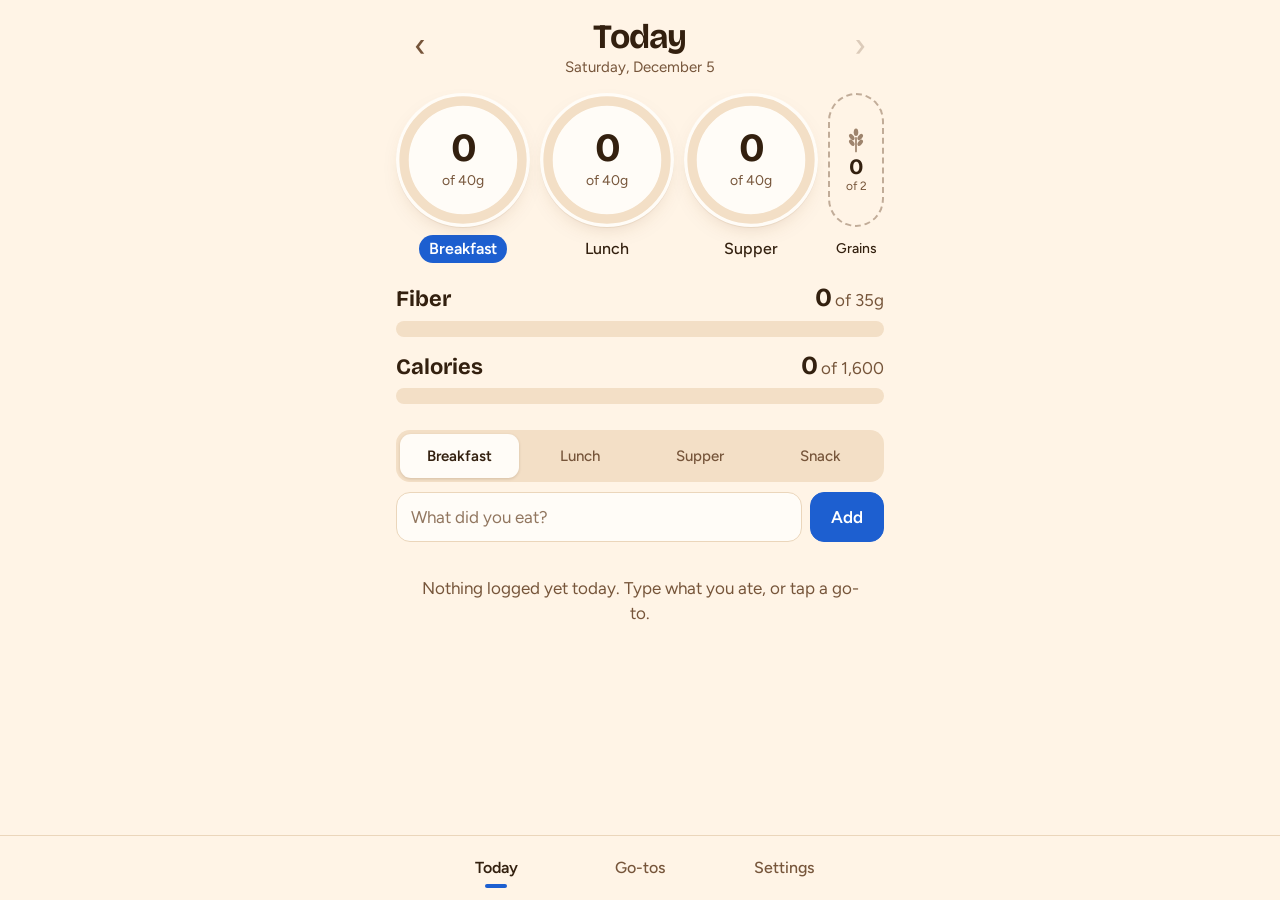
<file: index.html>
<!doctype html>
<html lang="en">
<head>
  <meta charset="utf-8">
  <meta name="viewport" content="width=device-width, initial-scale=1, viewport-fit=cover">
  <title>Meal Tracker</title>
  <meta name="description" content="Personal protein and fiber tracker">
  <meta name="theme-color" content="#FFF4E6" media="(prefers-color-scheme: light)">
  <meta name="theme-color" content="#1D130C" media="(prefers-color-scheme: dark)">
  <meta name="apple-mobile-web-app-capable" content="yes">
  <meta name="mobile-web-app-capable" content="yes">
  <meta name="apple-mobile-web-app-status-bar-style" content="default">
  <meta name="apple-mobile-web-app-title" content="Meals">
  <link rel="manifest" href="manifest.webmanifest">
  <link rel="icon" type="image/png" sizes="192x192" href="icon-192.png">
  <link rel="apple-touch-icon" href="icon-180.png">
  <link rel="preconnect" href="https://fonts.googleapis.com">
  <link rel="preconnect" href="https://fonts.gstatic.com" crossorigin>
  <link rel="stylesheet" href="https://fonts.googleapis.com/css2?family=Bricolage+Grotesque:opsz,wght@12..96,500;12..96,700&family=Figtree:wght@400;500;600&display=swap">
  <link rel="stylesheet" href="styles.css">
</head>
<body>
  <main id="view"></main>

  <nav class="tabs" aria-label="Sections">
    <button type="button" data-tab="today" aria-current="page">Today</button>
    <button type="button" data-tab="gotos">Go-tos</button>
    <button type="button" data-tab="health" hidden>Health</button>
    <button type="button" data-tab="settings">Settings</button>
  </nav>

  <dialog id="sheet" class="sheet"></dialog>
  <div id="toast" class="toast" role="status" hidden></div>
  <section id="printArea" aria-hidden="true"></section>

  <script src="config.js"></script>
  <script type="module" src="app.js"></script>
</body>
</html>
</file>
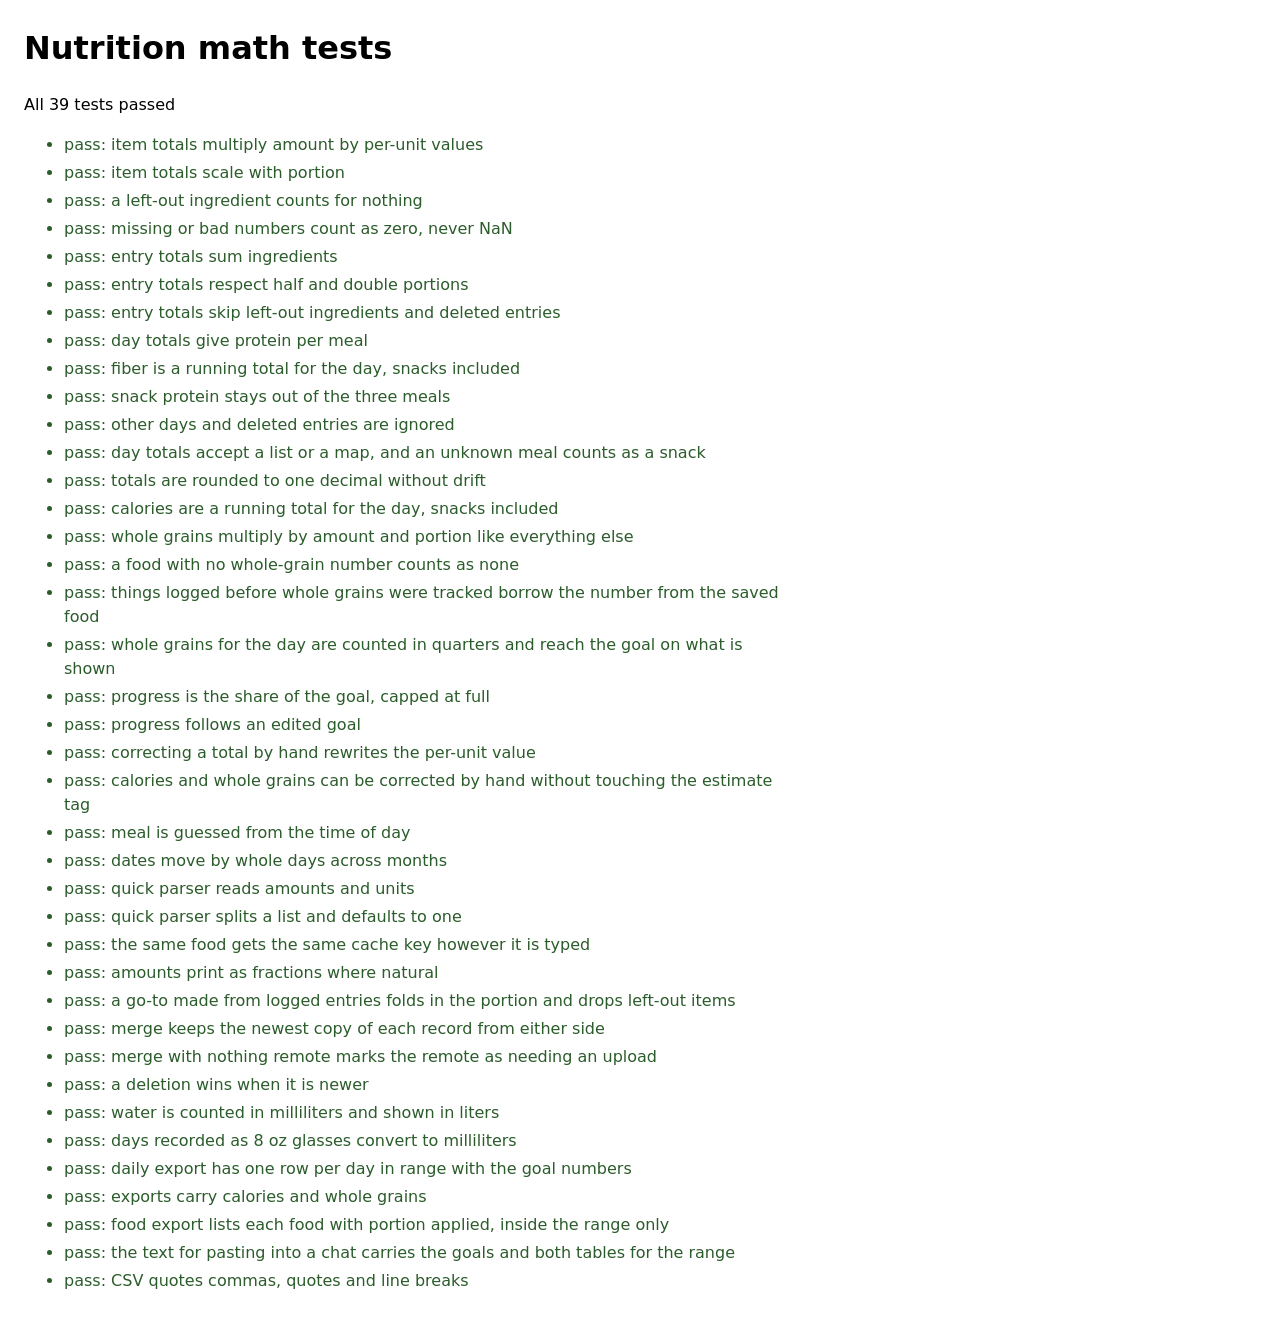
<file: tests.html>
<!doctype html>
<html lang="en">
<head>
  <meta charset="utf-8">
  <meta name="viewport" content="width=device-width, initial-scale=1">
  <title>Running tests…</title>
  <style>
    body { font: 16px/1.5 system-ui, sans-serif; margin: 24px; max-width: 760px; }
    li { margin: 4px 0; } .ok { color: #2b5c2b; } .bad { color: #7a3b00; font-weight: 600; }
    code { font-size: 13px; }
  </style>
</head>
<body>
  <h1>Nutrition math tests</h1>
  <p id="summary">Running…</p>
  <ul id="list"></ul>
  <script type="module" src="tests.js"></script>
</body>
</html>
</file>
<file: styles.css>
/* Meal Tracker. Warm orange and brown, with blue kept for the things that matter:
   the action you take and a goal you have reached. */
:root {
  --bg: #FFF4E6;
  --surface: #FFFCF7;
  --ink: #33200F;
  --muted: #76553A;
  --line: #EBD6BB;
  --track: #F3DFC6;
  --orange: #E8741A;
  --blue: #1D5FD0;
  --on-blue: #FFFFFF;
  --chip: #FBE5C8;
  --shadow: 0 1px 0 rgba(120, 72, 20, .08), 0 8px 24px -14px rgba(120, 72, 20, .35);
  --display: 'Bricolage Grotesque', 'Figtree', system-ui, sans-serif;
  --body: 'Figtree', system-ui, -apple-system, 'Segoe UI', sans-serif;
  color-scheme: light;
}
@media (prefers-color-scheme: dark) {
  :root:not([data-theme="light"]) {
    --bg: #1D130C; --surface: #2A1C12; --ink: #F8EBDD; --muted: #C9A988; --line: #46301F; --track: #3B281A;
    --orange: #F5923A; --blue: #8AB6FF; --on-blue: #0D1A33; --chip: #3A2616;
    --shadow: 0 1px 0 rgba(0, 0, 0, .3), 0 10px 26px -14px rgba(0, 0, 0, .8);
    color-scheme: dark;
  }
}
:root[data-theme="dark"] {
  --bg: #1D130C; --surface: #2A1C12; --ink: #F8EBDD; --muted: #C9A988; --line: #46301F; --track: #3B281A;
  --orange: #F5923A; --blue: #8AB6FF; --on-blue: #0D1A33; --chip: #3A2616;
  --shadow: 0 1px 0 rgba(0, 0, 0, .3), 0 10px 26px -14px rgba(0, 0, 0, .8);
  color-scheme: dark;
}

* { box-sizing: border-box; }
html { -webkit-text-size-adjust: 100%; }
body {
  margin: 0; background: var(--bg); color: var(--ink);
  font: 400 17px/1.45 var(--body);
  -webkit-tap-highlight-color: transparent;
  padding: env(safe-area-inset-top) 0 calc(76px + env(safe-area-inset-bottom));
}
button, input { font: inherit; color: inherit; }
button { cursor: pointer; }
h1, h2, h3, p, ul { margin: 0; padding: 0; }
ul { list-style: none; }
b { font-weight: 600; }
[hidden] { display: none !important; }
:focus-visible { outline: 3px solid var(--blue); outline-offset: 2px; }

#view { max-width: 520px; margin: 0 auto; padding: 8px 16px 24px; }

/* ---------------------------------------------------------------- header */
.top { display: flex; align-items: center; gap: 8px; padding: 10px 0 14px; }
.top-title { flex: 1; text-align: center; min-width: 0; }
.top.plain .top-title { text-align: left; }
.top h1 { font: 700 34px/1.1 var(--display); letter-spacing: -.02em; }
.top p { color: var(--muted); font-size: 15px; margin-top: 2px; }
.day-btn {
  width: 48px; height: 48px; border-radius: 50%; border: 0; background: transparent;
  font-size: 34px; line-height: 1; color: var(--muted); padding-bottom: 6px;
}
.day-btn:disabled { opacity: .25; cursor: default; }
.day-btn:active:not(:disabled) { background: var(--chip); }

/* ---------------------------------------------------------------- plates */
.meals { display: grid; grid-template-columns: minmax(0, 1fr) 56px; gap: 10px; }
.plates { display: grid; grid-template-columns: repeat(3, minmax(0, 1fr)); gap: 10px; }
.plate {
  border: 0; background: transparent; padding: 0; display: flex; flex-direction: column; align-items: center; gap: 8px;
}
.plate-dish {
  position: relative; width: 100%; aspect-ratio: 1; border-radius: 50%; background: var(--surface);
  box-shadow: var(--shadow); display: flex; flex-direction: column; align-items: center; justify-content: center;
}
.plate-dish svg { position: absolute; inset: 0; width: 100%; height: 100%; transform: rotate(-90deg); }
.ring-track { fill: none; stroke: var(--track); stroke-width: 7; }
.ring-fill { fill: none; stroke: var(--orange); stroke-width: 7; stroke-linecap: round; transition: stroke-dashoffset .5s ease, stroke .3s; }
.plate.met .ring-fill { stroke: var(--blue); }
.plate-num { position: relative; font: 700 clamp(26px, 8.8vw, 40px)/1 var(--display); letter-spacing: -.03em; }
.plate.met .plate-num { color: var(--blue); }
.plate-of { position: relative; font-size: clamp(12px, 3.4vw, 14px); color: var(--muted); margin-top: 3px; }
.plate-name { font-weight: 500; font-size: clamp(14px, 4.1vw, 16px); line-height: 23px; padding: 2px 10px 3px; border-radius: 999px; }
.plate[aria-pressed="true"] .plate-name { background: var(--blue); color: var(--on-blue); font-weight: 600; }

/* The whole-grain badge stands beside the plates: quiet until the day's servings are met, then blue. */
.grain { display: flex; flex-direction: column; align-items: center; gap: 8px; min-width: 0; }
.grain-dish {
  flex: 1; width: 100%; border-radius: 999px; background: transparent; color: var(--muted);
  border: 2px dashed color-mix(in srgb, var(--muted) 45%, transparent);
  display: flex; flex-direction: column; align-items: center; justify-content: center; gap: 1px;
  transition: background .3s, color .3s, border-color .3s, box-shadow .3s;
}
.grain-dish svg { width: 26px; height: 26px; fill: currentColor; opacity: .7; margin-bottom: 2px; }
.grain-num { font: 700 22px/1 var(--display); color: var(--ink); letter-spacing: -.02em; }
.grain-of { font-size: 12px; line-height: 1.2; }
.grain-name { font-weight: 500; font-size: 14px; line-height: 23px; padding: 2px 0 3px; }
.grain.met .grain-dish {
  background: var(--blue); border: 2px solid var(--blue); color: var(--on-blue);
  box-shadow: 0 0 0 4px color-mix(in srgb, var(--blue) 24%, transparent), var(--shadow);
}
.grain.met .grain-dish svg { opacity: 1; }
.grain.met .grain-num { color: var(--on-blue); }
.grain.met .grain-name { color: var(--blue); font-weight: 600; }

/* ----------------------------------------------------------------- fiber */
/* Fiber and calories share this bar. */
.fiber { margin-top: 22px; }
.fiber + .fiber { margin-top: 16px; }
.fiber-line { display: flex; align-items: baseline; justify-content: space-between; }
.fiber-name { font: 700 22px/1.2 var(--display); }
.fiber-num { color: var(--muted); font-size: 17px; }
.fiber-num b { font: 700 26px/1 var(--display); color: var(--ink); letter-spacing: -.02em; }
.fiber.met .fiber-num b { color: var(--blue); }
.bar { height: 16px; border-radius: 999px; background: var(--track); margin-top: 8px; overflow: hidden; }
.bar span { display: block; height: 100%; border-radius: 999px; background: var(--orange); transition: width .5s ease, background .3s; min-width: 0; }
.fiber.met .bar span { background: var(--blue); }

/* -------------------------------------------------------------- controls */
.seg { display: flex; background: var(--track); border-radius: 14px; padding: 4px; gap: 2px; }
.seg button {
  flex: 1; min-height: 44px; border: 0; background: transparent; border-radius: 11px; font-size: 15px; font-weight: 500;
  color: var(--muted); padding: 0 4px;
}
.seg button[aria-pressed="true"] { background: var(--surface); color: var(--ink); font-weight: 600; box-shadow: 0 1px 3px rgba(80, 45, 10, .18); }

.btn {
  min-height: 50px; padding: 0 20px; border-radius: 14px; border: 1.5px solid var(--line); background: var(--surface);
  font-weight: 600; font-size: 17px;
}
.btn.primary { background: var(--blue); border-color: var(--blue); color: var(--on-blue); }
.btn.quiet { background: transparent; color: var(--muted); }
.btn.wide { width: 100%; margin-bottom: 16px; }
.btn:disabled { opacity: .55; cursor: default; }
.btn:active:not(:disabled) { transform: translateY(1px); }
.btn-row { display: flex; flex-wrap: wrap; align-items: center; gap: 10px; margin-top: 12px; }
.btn-col { display: grid; gap: 10px; margin-top: 12px; }
.link { border: 0; background: none; color: var(--blue); font-weight: 600; font-size: 15px; min-height: 44px; padding: 0 4px; }

input[type="text"], input[type="number"], input[type="password"], input[type="date"], input[type="time"] {
  min-height: 50px; border-radius: 14px; border: 1.5px solid var(--line); background: var(--surface);
  padding: 0 14px; font-size: 17px; width: 100%; min-width: 0;
}
input:focus { outline: none; border-color: var(--blue); box-shadow: 0 0 0 3px color-mix(in srgb, var(--blue) 22%, transparent); }
input::placeholder { color: var(--muted); opacity: .8; }

.add { margin-top: 26px; }
.add-form { display: flex; gap: 8px; margin-top: 10px; }
.add-form input { flex: 1; }
.busy { color: var(--muted); margin-top: 10px; font-size: 15px; }
.add h3, .sheet h3 { font: 600 15px/1.2 var(--body); color: var(--muted); margin: 18px 0 8px; }
.chips { display: flex; flex-wrap: wrap; gap: 8px; }
.chip {
  min-height: 46px; padding: 0 16px; border-radius: 999px; border: 0; background: var(--chip); font-weight: 500; font-size: 16px;
  max-width: 100%; overflow: hidden; text-overflow: ellipsis; white-space: nowrap;
}
.chip.goto { background: var(--orange); color: #2B1705; font-weight: 600; }
.chip.pick[aria-pressed="true"] { background: var(--blue); color: var(--on-blue); }
.chip:active { transform: scale(.97); }

/* ------------------------------------------------------------------ log */
.group { margin-top: 26px; }
.group-head { display: flex; align-items: baseline; flex-wrap: wrap; gap: 0 10px; }
.group-head h2 { font: 700 22px/1.2 var(--display); flex: 1; }
.group-sum { color: var(--muted); font-size: 15px; flex: none; width: 100%; order: 3; margin: -4px 0 4px; }
.rows { background: var(--surface); border-radius: 18px; box-shadow: var(--shadow); overflow: hidden; margin-top: 6px; }
.rows.spaced { margin-top: 0; }
.rows li + li { border-top: 1px solid var(--line); }
.row {
  display: grid; width: 100%; text-align: left; border: 0; background: transparent; padding: 13px 16px; gap: 2px; min-height: 60px;
}
.row:active { background: var(--chip); }
.row-main { display: flex; align-items: center; gap: 8px; flex-wrap: wrap; }
.row-name { font-weight: 600; }
.row-sub { color: var(--muted); font-size: 15px; }
.row-nums { color: var(--muted); font-size: 16px; }
.row-nums b { color: var(--ink); }
.tag {
  font-size: 12.5px; font-weight: 600; color: var(--muted); border: 1.5px dashed var(--muted); border-radius: 999px;
  padding: 0 8px; line-height: 1.5; white-space: nowrap;
}
.tag.grain { border: 1.5px solid transparent; background: var(--chip); color: var(--ink); }
.empty { color: var(--muted); text-align: center; padding: 34px 20px; }
.hint { color: var(--muted); font-size: 15px; }
.hint.center { text-align: center; margin-top: 18px; }

/* ---------------------------------------------------------------- cards */
.card { background: var(--surface); border-radius: 18px; box-shadow: var(--shadow); padding: 16px; margin-bottom: 14px; }
.card h2 { font: 700 21px/1.2 var(--display); margin-bottom: 10px; }
.card .hint + .field, .card .hint + .switch { margin-top: 10px; }
.field { display: grid; gap: 5px; margin-top: 10px; }
.field > span { font-size: 15px; color: var(--muted); }
.field.inline { display: flex; align-items: center; gap: 10px; }
.field.inline > span { font-size: 17px; color: var(--ink); }
.field.inline input { width: 104px; text-align: right; }
.field.inline input[type="time"] { width: 150px; }
.field.inline > .unit { width: 28px; flex: none; }
.goal-hint { margin-top: 10px; }
.grow { flex: 1; }
.two { display: grid; grid-template-columns: 1fr 1fr; gap: 10px; }
.switch { display: flex; align-items: center; gap: 12px; min-height: 58px; border-top: 1px solid var(--line); cursor: pointer; }
.switch span { flex: 1; display: grid; }
.switch small { color: var(--muted); font-size: 14px; }
.switch input {
  appearance: none; -webkit-appearance: none; width: 54px; height: 32px; border-radius: 999px; background: var(--track);
  position: relative; transition: background .2s; flex: none; border: 0; cursor: pointer;
}
.switch input::after {
  content: ''; position: absolute; top: 3px; left: 3px; width: 26px; height: 26px; border-radius: 50%; background: #fff;
  box-shadow: 0 1px 3px rgba(0, 0, 0, .3); transition: transform .2s;
}
.switch input:checked { background: var(--blue); }
.switch input:checked::after { transform: translateX(22px); }
.toggle {
  width: 100%; min-height: 54px; border-radius: 14px; border: 1.5px solid var(--line); background: transparent; font-weight: 600;
}
.toggle[aria-pressed="true"] { background: var(--blue); border-color: var(--blue); color: var(--on-blue); }

.stepper { display: flex; align-items: center; gap: 6px; }
.stepper button {
  width: 46px; height: 46px; border-radius: 50%; border: 0; background: var(--chip); font-size: 24px; line-height: 1; flex: none;
}
.stepper span { flex: 1; text-align: center; font-weight: 600; min-width: 64px; }
.stepper.big { justify-content: center; gap: 18px; }
.stepper.big span { flex: none; font-size: 18px; color: var(--muted); font-weight: 500; }
.stepper.big b { font: 700 40px/1 var(--display); color: var(--ink); margin-right: 4px; }
.stepper.big button { width: 58px; height: 58px; font-size: 30px; }
.stepper + .hint { text-align: center; margin-top: 8px; }

/* ----------------------------------------------------------------- sheet */
.sheet {
  border: 0; padding: 18px 16px calc(22px + env(safe-area-inset-bottom)); margin: auto auto 0; width: 100%; max-width: 560px;
  max-height: 92dvh; overflow-y: auto; border-radius: 24px 24px 0 0; background: var(--bg); color: var(--ink);
}
.sheet::backdrop { background: rgba(40, 22, 8, .5); }
.sheet[open] { animation: rise .22s ease-out; }
@keyframes rise { from { transform: translateY(40px); opacity: 0; } }
.sheet-head { display: flex; align-items: flex-end; gap: 12px; }
.sheet-head h2 { flex: 1; font: 700 26px/1.15 var(--display); letter-spacing: -.01em; align-self: center; overflow-wrap: anywhere; }
.sheet-head .field { margin-top: 0; }
.sheet-totals { display: flex; flex-wrap: wrap; gap: 6px 22px; margin-top: 12px; color: var(--muted); }
.sheet-totals b { font: 700 28px/1 var(--display); color: var(--ink); letter-spacing: -.02em; }
.items { display: grid; gap: 10px; }
.item { background: var(--surface); border-radius: 16px; padding: 12px 14px 4px; box-shadow: var(--shadow); }
.item.skipped { opacity: .62; }
.item.skipped .item-name { text-decoration: line-through; }
.item-head { display: grid; gap: 1px; }
.item-name { font-weight: 600; }
.item-src { color: var(--muted); font-size: 14px; }
.item-grid { display: grid; grid-template-columns: 1.25fr 1fr 1fr; gap: 8px; align-items: end; margin-top: 10px; }
.num { display: grid; gap: 3px; position: relative; }
.num span { font-size: 13px; color: var(--muted); }
.num input { padding: 0 24px 0 10px; min-height: 46px; text-align: right; }
.num i { position: absolute; right: 10px; bottom: 12px; font-style: normal; color: var(--muted); font-size: 15px; }
.item-grid.pair { grid-template-columns: 1fr 1fr; }
.num.cal input { padding-right: 40px; }
.num.plain input { padding-right: 10px; }
.item-acts { display: flex; gap: 14px; margin-top: 2px; min-height: 8px; }
.sheet .add-form { margin-top: 12px; }
.sheet .item .add-form { margin-top: 0; }
.sheet-foot { margin-top: 22px; justify-content: space-between; }
@media (max-width: 380px) {
  .item-grid { grid-template-columns: 1fr 1fr; }
  .item-grid .stepper { grid-column: 1 / -1; }
}

/* ------------------------------------------------------------------ tabs */
.tabs {
  position: fixed; left: 0; right: 0; bottom: 0; display: flex; justify-content: center; gap: 4px;
  background: color-mix(in srgb, var(--bg) 88%, transparent); backdrop-filter: blur(14px); -webkit-backdrop-filter: blur(14px);
  border-top: 1px solid var(--line); padding: 6px 10px calc(6px + env(safe-area-inset-bottom));
}
.tabs button {
  flex: 1; max-width: 140px; min-height: 52px; border: 0; background: transparent; border-radius: 14px;
  font-weight: 500; font-size: 16px; color: var(--muted); position: relative;
}
.tabs button[aria-current="page"] { color: var(--ink); font-weight: 600; }
.tabs button[aria-current="page"]::after {
  content: ''; position: absolute; left: 50%; bottom: 6px; width: 22px; height: 4px; margin-left: -11px; border-radius: 2px; background: var(--blue);
}

/* ----------------------------------------------------------------- toast */
.toast {
  position: fixed; left: 12px; right: 12px; bottom: calc(84px + env(safe-area-inset-bottom)); margin: 0 auto; max-width: 496px;
  background: var(--ink); color: var(--bg); border-radius: 16px; padding: 12px 14px 12px 18px; display: flex; align-items: center; gap: 12px;
  box-shadow: 0 10px 30px -10px rgba(0, 0, 0, .5); z-index: 5; font-size: 16px;
}
.toast span { flex: 1; }
.toast button {
  border: 0; background: var(--blue); color: var(--on-blue); border-radius: 11px; min-height: 42px; padding: 0 16px; font-weight: 600; flex: none;
}
.sheet .toast { bottom: calc(20px + env(safe-area-inset-bottom)); }

@media (prefers-reduced-motion: reduce) {
  * { transition: none !important; animation: none !important; }
}

/* ----------------------------------------------------------------- print */
#printArea { display: none; }
@media print {
  body { background: #fff; color: #000; padding: 0; font: 11pt/1.4 system-ui, sans-serif; }
  body > *:not(#printArea) { display: none !important; }
  #printArea { display: block; }
  #printArea h1 { font-size: 20pt; margin-bottom: 4pt; }
  #printArea h2 { font-size: 13pt; margin: 14pt 0 5pt; }
  #printArea p { margin: 3pt 0; }
  #printArea table { border-collapse: collapse; width: 100%; font-size: 9.5pt; }
  #printArea th, #printArea td { border: 0.5pt solid #999; padding: 3pt 5pt; text-align: left; vertical-align: top; }
  #printArea th { background: #eee; }
  #printArea .fine { font-size: 9pt; color: #444; margin-top: 8pt; }
  tr { break-inside: avoid; }
}

/* ----------------------------------------------------------------- water */
.water-total { text-align: center; color: var(--muted); font-size: 20px; margin-bottom: 12px; }
.water-total b { font: 700 48px/1 var(--display); color: var(--ink); letter-spacing: -.02em; margin-right: 4px; }
.chips.center, .btn-row.center { justify-content: center; }
.link:disabled { opacity: .4; cursor: default; }
</file>
